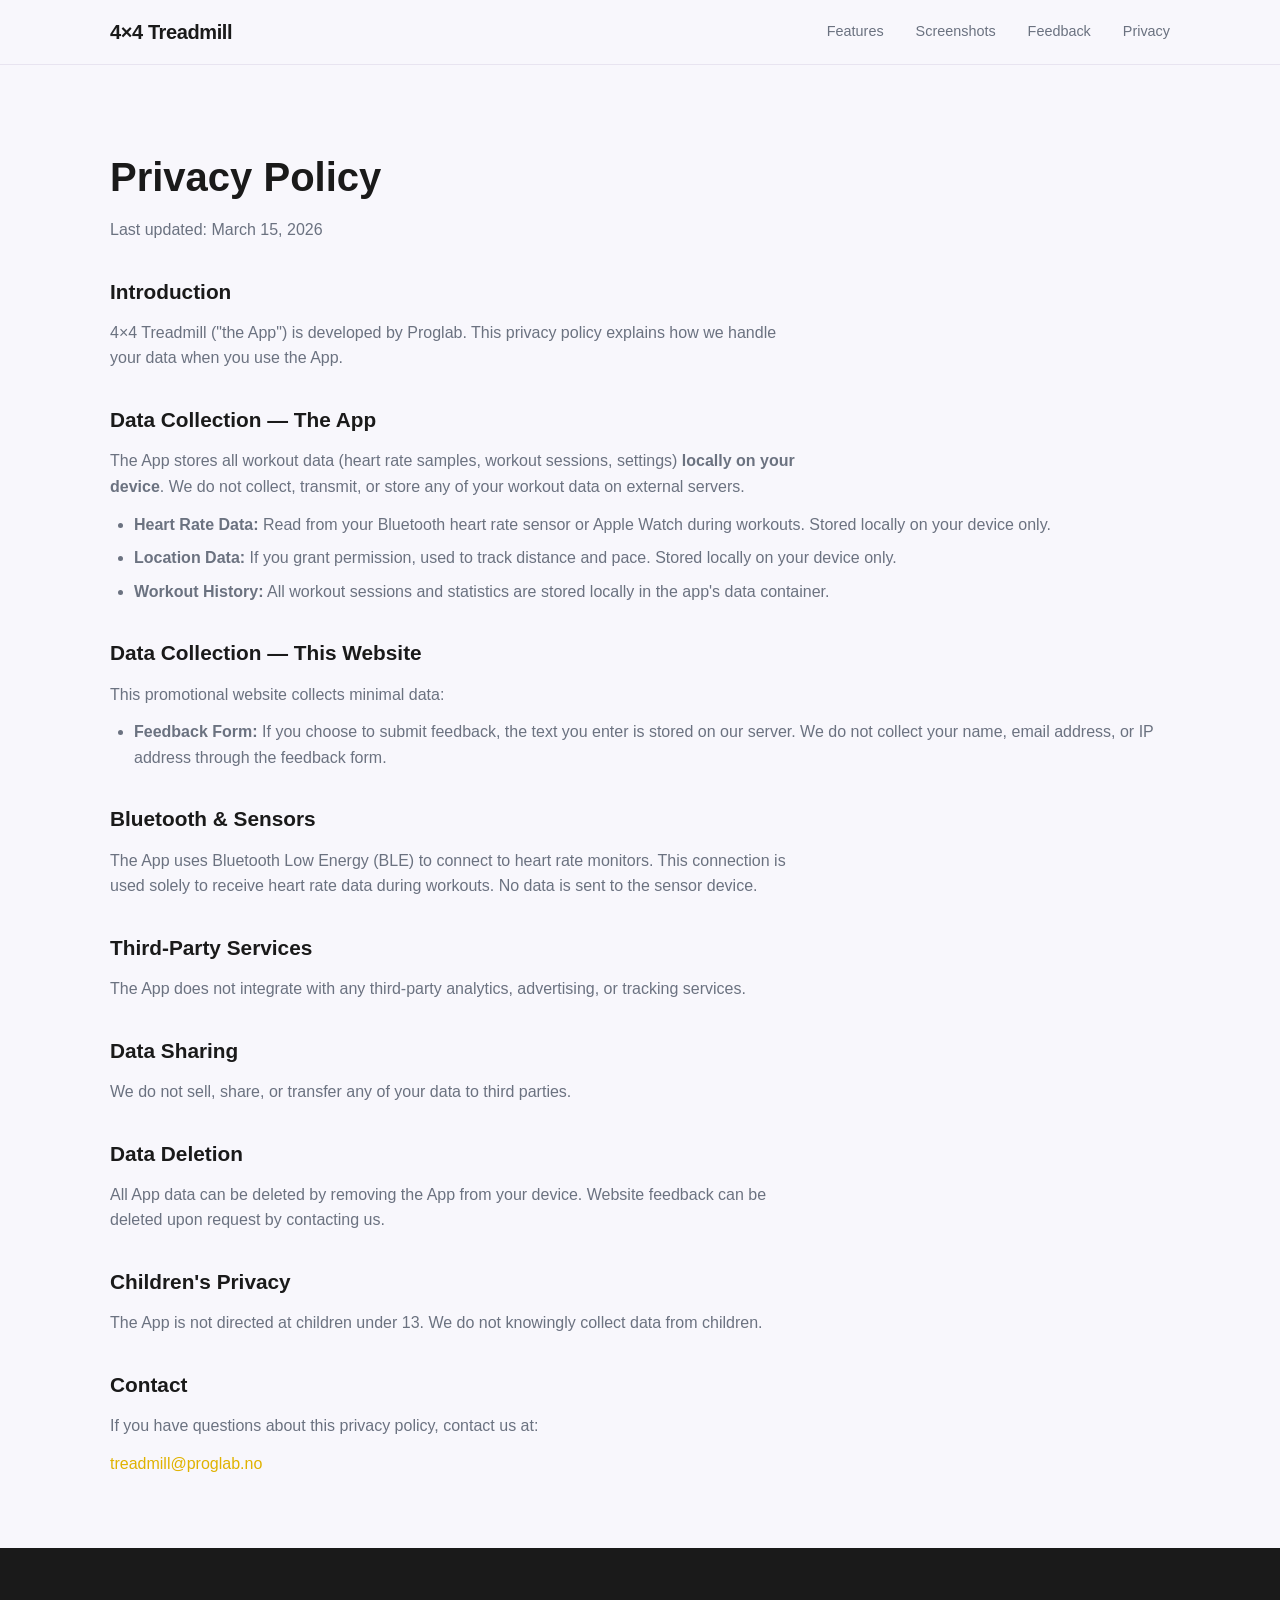
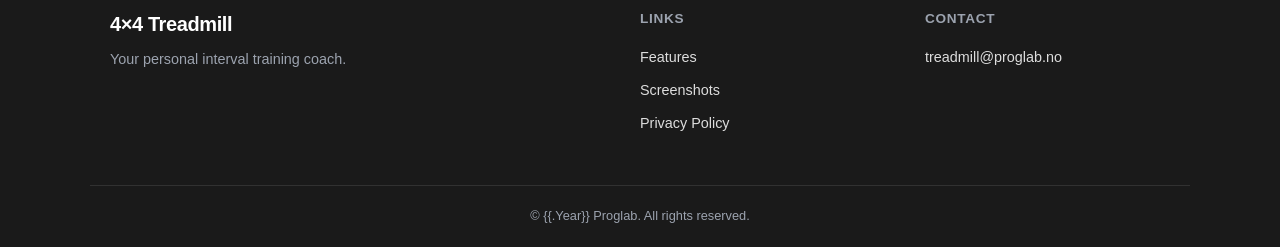
<file: templates/privacy.html>
<!DOCTYPE html>
<html lang="en">
<head>
    <meta charset="UTF-8">
    <meta name="viewport" content="width=device-width, initial-scale=1.0">
    <title>Privacy Policy — 4×4 Treadmill</title>
    <link rel="stylesheet" href="/static/css/style.css">
</head>
<body>

    <header class="header">
        <div class="container header-inner">
            <a href="/" class="logo">4×4 Treadmill</a>
            <nav class="nav">
                <a href="/#features">Features</a>
                <a href="/#screenshots">Screenshots</a>
                <a href="/#feedback">Feedback</a>
                <a href="/privacy">Privacy</a>
            </nav>
            <button class="nav-toggle" aria-label="Toggle navigation">
                <span></span>
                <span></span>
                <span></span>
            </button>
        </div>
    </header>

    <section class="privacy">
        <div class="container">
            <h1>Privacy Policy</h1>
            <p class="privacy-updated">Last updated: March 15, 2026</p>

            <h2>Introduction</h2>
            <p>4×4 Treadmill ("the App") is developed by Proglab. This privacy policy explains how we handle your data when you use the App.</p>

            <h2>Data Collection — The App</h2>
            <p>The App stores all workout data (heart rate samples, workout sessions, settings) <strong>locally on your device</strong>. We do not collect, transmit, or store any of your workout data on external servers.</p>
            <ul>
                <li><strong>Heart Rate Data:</strong> Read from your Bluetooth heart rate sensor or Apple Watch during workouts. Stored locally on your device only.</li>
                <li><strong>Location Data:</strong> If you grant permission, used to track distance and pace. Stored locally on your device only.</li>
                <li><strong>Workout History:</strong> All workout sessions and statistics are stored locally in the app's data container.</li>
            </ul>

            <h2>Data Collection — This Website</h2>
            <p>This promotional website collects minimal data:</p>
            <ul>
                <li><strong>Feedback Form:</strong> If you choose to submit feedback, the text you enter is stored on our server. We do not collect your name, email address, or IP address through the feedback form.</li>
            </ul>

            <h2>Bluetooth &amp; Sensors</h2>
            <p>The App uses Bluetooth Low Energy (BLE) to connect to heart rate monitors. This connection is used solely to receive heart rate data during workouts. No data is sent to the sensor device.</p>

            <h2>Third-Party Services</h2>
            <p>The App does not integrate with any third-party analytics, advertising, or tracking services.</p>

            <h2>Data Sharing</h2>
            <p>We do not sell, share, or transfer any of your data to third parties.</p>

            <h2>Data Deletion</h2>
            <p>All App data can be deleted by removing the App from your device. Website feedback can be deleted upon request by contacting us.</p>

            <h2>Children's Privacy</h2>
            <p>The App is not directed at children under 13. We do not knowingly collect data from children.</p>

            <h2>Contact</h2>
            <p>If you have questions about this privacy policy, contact us at:</p>
            <p><a href="mailto:treadmill@proglab.no">treadmill@proglab.no</a></p>
        </div>
    </section>

    <footer class="footer">
        <div class="container footer-inner">
            <div class="footer-brand">
                <span class="logo">4×4 Treadmill</span>
                <p>Your personal interval training coach.</p>
            </div>
            <div class="footer-links">
                <h4>Links</h4>
                <a href="/#features">Features</a>
                <a href="/#screenshots">Screenshots</a>
                <a href="/privacy">Privacy Policy</a>
            </div>
            <div class="footer-contact">
                <h4>Contact</h4>
                <a href="mailto:treadmill@proglab.no">treadmill@proglab.no</a>
            </div>
        </div>
        <div class="container footer-bottom">
            <p>&copy; {{.Year}} Proglab. All rights reserved.</p>
        </div>
    </footer>

    <script>
        document.querySelector('.nav-toggle').addEventListener('click', function() {
            document.querySelector('.nav').classList.toggle('nav-open');
            this.classList.toggle('active');
        });
    </script>

</body>
</html>
</file>
<file: static/css/style.css>
/* ============================================
   4×4 Treadmill — Promotional Website Styles
   Light theme with amber/yellow accents
   ============================================ */

/* --- Reset & Base --- */
*, *::before, *::after {
    margin: 0;
    padding: 0;
    box-sizing: border-box;
}

:root {
    --color-amber: #FECA00;
    --color-amber-dark: #E0B200;
    --color-amber-light: #FFF8D6;
    --color-coral: #F48668;
    --color-bg: #F8F7FC;
    --color-white: #FFFFFF;
    --color-charcoal: #1A1A1A;
    --color-slate: #6B7280;
    --color-slate-light: #9CA3AF;
    --color-border: #E8E4F0;
    --color-success: #10B981;
    --color-error: #EF4444;
    --radius: 12px;
    --radius-lg: 20px;
    --shadow: 0 1px 3px rgba(0,0,0,0.06), 0 1px 2px rgba(0,0,0,0.04);
    --shadow-lg: 0 10px 25px rgba(0,0,0,0.08);
    --max-width: 1100px;
    --transition: 0.2s ease;
}

html {
    scroll-behavior: smooth;
    -webkit-text-size-adjust: 100%;
}

body {
    font-family: -apple-system, BlinkMacSystemFont, "Segoe UI", Roboto, "Helvetica Neue", Arial, sans-serif;
    color: var(--color-charcoal);
    background: var(--color-bg);
    line-height: 1.6;
    font-size: 16px;
}

.container {
    max-width: var(--max-width);
    margin: 0 auto;
    padding: 0 20px;
}

img {
    max-width: 100%;
    height: auto;
    display: block;
}

a {
    color: var(--color-charcoal);
    text-decoration: none;
    transition: color var(--transition);
}

a:hover {
    color: var(--color-amber-dark);
}

/* --- Buttons --- */
.btn {
    display: inline-block;
    padding: 14px 32px;
    border-radius: 50px;
    font-size: 1rem;
    font-weight: 600;
    text-align: center;
    cursor: pointer;
    border: none;
    transition: all var(--transition);
}

.btn-primary {
    background: var(--color-charcoal);
    color: var(--color-white);
}

.btn-primary:hover {
    background: #333;
    color: var(--color-white);
    transform: translateY(-1px);
    box-shadow: var(--shadow-lg);
}

.btn-secondary {
    background: var(--color-white);
    color: var(--color-charcoal);
    border: 2px solid var(--color-border);
}

.btn-secondary:hover {
    border-color: var(--color-amber);
    color: var(--color-charcoal);
    transform: translateY(-1px);
}

/* --- Header --- */
.header {
    position: sticky;
    top: 0;
    z-index: 100;
    background: rgba(248, 247, 252, 0.92);
    backdrop-filter: blur(12px);
    -webkit-backdrop-filter: blur(12px);
    border-bottom: 1px solid var(--color-border);
}

.header-inner {
    display: flex;
    align-items: center;
    justify-content: space-between;
    height: 64px;
}

.logo {
    font-size: 1.25rem;
    font-weight: 700;
    color: var(--color-charcoal);
    letter-spacing: -0.02em;
}

.logo:hover {
    color: var(--color-charcoal);
}

.nav {
    display: flex;
    gap: 32px;
}

.nav a {
    font-size: 0.9rem;
    font-weight: 500;
    color: var(--color-slate);
}

.nav a:hover {
    color: var(--color-charcoal);
}

.nav-toggle {
    display: none;
    flex-direction: column;
    gap: 5px;
    background: none;
    border: none;
    cursor: pointer;
    padding: 4px;
}

.nav-toggle span {
    display: block;
    width: 24px;
    height: 2px;
    background: var(--color-charcoal);
    border-radius: 2px;
    transition: all var(--transition);
}

.nav-toggle.active span:nth-child(1) {
    transform: rotate(45deg) translate(5px, 5px);
}

.nav-toggle.active span:nth-child(2) {
    opacity: 0;
}

.nav-toggle.active span:nth-child(3) {
    transform: rotate(-45deg) translate(5px, -5px);
}

/* --- Hero --- */
.hero {
    padding: 80px 0 60px;
    background: linear-gradient(180deg, var(--color-white) 0%, var(--color-bg) 100%);
}

.hero-inner {
    display: flex;
    align-items: center;
    gap: 60px;
}

.hero-text {
    flex: 1;
}

.hero-text h1 {
    font-size: 3rem;
    font-weight: 800;
    line-height: 1.1;
    letter-spacing: -0.03em;
    margin-bottom: 20px;
}

.hero-subtitle {
    font-size: 1.15rem;
    color: var(--color-slate);
    line-height: 1.7;
    margin-bottom: 32px;
    max-width: 480px;
}

.hero-actions {
    display: flex;
    gap: 16px;
    flex-wrap: wrap;
}

.hero-image {
    flex: 0 0 280px;
}

.hero-image img {
    border-radius: var(--radius-lg);
    box-shadow: var(--shadow-lg);
}

/* --- Section Titles --- */
.section-title {
    font-size: 2rem;
    font-weight: 700;
    text-align: center;
    letter-spacing: -0.02em;
    margin-bottom: 8px;
}

.section-subtitle {
    text-align: center;
    color: var(--color-slate);
    font-size: 1.05rem;
    margin-bottom: 48px;
    max-width: 550px;
    margin-left: auto;
    margin-right: auto;
}

/* --- Features --- */
.features {
    padding: 80px 0;
}

.features-grid {
    display: grid;
    grid-template-columns: repeat(3, 1fr);
    gap: 24px;
}

.feature-card {
    background: var(--color-white);
    border-radius: var(--radius);
    padding: 32px 28px;
    border: 1px solid var(--color-border);
    transition: all var(--transition);
}

.feature-card:hover {
    transform: translateY(-2px);
    box-shadow: var(--shadow-lg);
    border-color: var(--color-amber);
}

.feature-icon {
    font-size: 2rem;
    margin-bottom: 16px;
}

.feature-card h3 {
    font-size: 1.1rem;
    font-weight: 600;
    margin-bottom: 8px;
}

.feature-card p {
    font-size: 0.92rem;
    color: var(--color-slate);
    line-height: 1.6;
}

/* --- How It Works --- */
.how-it-works {
    padding: 80px 0;
    background: var(--color-white);
}

.steps {
    display: flex;
    align-items: flex-start;
    justify-content: center;
    gap: 24px;
}

.step {
    text-align: center;
    max-width: 260px;
}

.step-number {
    width: 48px;
    height: 48px;
    border-radius: 50%;
    background: var(--color-amber);
    color: var(--color-charcoal);
    font-size: 1.25rem;
    font-weight: 700;
    display: flex;
    align-items: center;
    justify-content: center;
    margin: 0 auto 16px;
}

.step h3 {
    font-size: 1.15rem;
    font-weight: 600;
    margin-bottom: 8px;
}

.step p {
    font-size: 0.92rem;
    color: var(--color-slate);
    line-height: 1.6;
}

.step-arrow {
    font-size: 1.5rem;
    color: var(--color-slate-light);
    margin-top: 12px;
    flex-shrink: 0;
}

/* --- Screenshots --- */
.screenshots {
    padding: 80px 0;
}

.screenshots-scroll {
    overflow-x: auto;
    -webkit-overflow-scrolling: touch;
    scroll-snap-type: x mandatory;
    padding: 0 20px 20px;
    scrollbar-width: thin;
    scrollbar-color: var(--color-border) transparent;
}

.screenshots-scroll::-webkit-scrollbar {
    height: 6px;
}

.screenshots-scroll::-webkit-scrollbar-track {
    background: transparent;
}

.screenshots-scroll::-webkit-scrollbar-thumb {
    background: var(--color-border);
    border-radius: 3px;
}

.screenshots-track {
    display: flex;
    gap: 24px;
    width: max-content;
    padding: 0 calc((100vw - var(--max-width)) / 2);
}

.screenshot-item {
    scroll-snap-align: center;
    flex-shrink: 0;
    width: 220px;
    text-align: center;
}

.screenshot-item img {
    border-radius: var(--radius);
    box-shadow: var(--shadow-lg);
    width: 100%;
    transition: transform var(--transition);
}

.screenshot-item img:hover {
    transform: scale(1.02);
}

.screenshot-caption {
    margin-top: 12px;
    font-size: 0.85rem;
    font-weight: 600;
    color: var(--color-slate);
}

/* --- Feedback --- */
.feedback {
    padding: 80px 0;
    background: var(--color-white);
}

.feedback-form {
    max-width: 560px;
    margin: 0 auto;
}

.form-group {
    margin-bottom: 24px;
}

.form-group label {
    display: block;
    font-size: 0.95rem;
    font-weight: 600;
    margin-bottom: 8px;
}

.form-group textarea,
.form-group input[type="text"] {
    width: 100%;
    padding: 14px 16px;
    border: 1px solid var(--color-border);
    border-radius: var(--radius);
    font-size: 1rem;
    font-family: inherit;
    background: var(--color-bg);
    color: var(--color-charcoal);
    transition: border-color var(--transition);
    resize: vertical;
}

.form-group textarea:focus,
.form-group input[type="text"]:focus {
    outline: none;
    border-color: var(--color-amber);
    box-shadow: 0 0 0 3px var(--color-amber-light);
}

.form-hint {
    display: block;
    font-size: 0.8rem;
    color: var(--color-slate-light);
    margin-top: 6px;
}

.captcha-group input[type="text"] {
    max-width: 160px;
}

/* Honeypot — hidden from real users */
.hp-field {
    position: absolute;
    left: -9999px;
    opacity: 0;
    height: 0;
    overflow: hidden;
}

.alert {
    padding: 16px 20px;
    border-radius: var(--radius);
    font-size: 0.95rem;
    margin-bottom: 24px;
}

.alert-success {
    background: #ECFDF5;
    color: #065F46;
    border: 1px solid #A7F3D0;
}

.alert-error {
    background: #FEF2F2;
    color: #991B1B;
    border: 1px solid #FECACA;
}

/* --- Privacy --- */
.privacy {
    padding: 80px 0 60px;
}

.privacy h1 {
    font-size: 2.5rem;
    font-weight: 700;
    margin-bottom: 8px;
}

.privacy-updated {
    color: var(--color-slate);
    margin-bottom: 40px;
}

.privacy h2 {
    font-size: 1.3rem;
    font-weight: 600;
    margin-top: 32px;
    margin-bottom: 12px;
}

.privacy p {
    color: var(--color-slate);
    margin-bottom: 12px;
    max-width: 700px;
}

.privacy ul {
    padding-left: 24px;
    margin-bottom: 12px;
}

.privacy li {
    color: var(--color-slate);
    margin-bottom: 8px;
    line-height: 1.6;
}

.privacy a {
    color: var(--color-amber-dark);
    font-weight: 500;
}

/* --- Footer --- */
.footer {
    background: var(--color-charcoal);
    color: var(--color-white);
    padding-top: 60px;
}

.footer-inner {
    display: grid;
    grid-template-columns: 2fr 1fr 1fr;
    gap: 40px;
    padding-bottom: 40px;
    border-bottom: 1px solid rgba(255,255,255,0.1);
}

.footer-brand .logo {
    color: var(--color-white);
    display: block;
    margin-bottom: 8px;
}

.footer-brand p {
    color: var(--color-slate-light);
    font-size: 0.9rem;
}

.footer h4 {
    font-size: 0.85rem;
    font-weight: 600;
    text-transform: uppercase;
    letter-spacing: 0.05em;
    margin-bottom: 16px;
    color: var(--color-slate-light);
}

.footer-links a,
.footer-contact a {
    display: block;
    color: var(--color-white);
    font-size: 0.9rem;
    margin-bottom: 10px;
    opacity: 0.85;
}

.footer-links a:hover,
.footer-contact a:hover {
    opacity: 1;
    color: var(--color-amber);
}

.footer-bottom {
    padding: 20px 0;
    text-align: center;
}

.footer-bottom p {
    font-size: 0.8rem;
    color: var(--color-slate-light);
}

/* ============================================
   Responsive Design
   ============================================ */

/* Tablet */
@media (max-width: 900px) {
    .features-grid {
        grid-template-columns: repeat(2, 1fr);
    }

    .footer-inner {
        grid-template-columns: 1fr 1fr;
    }

    .footer-brand {
        grid-column: 1 / -1;
    }

    .hero-text h1 {
        font-size: 2.4rem;
    }

    .hero-inner {
        gap: 40px;
    }

    .hero-image {
        flex: 0 0 220px;
    }
}

/* Mobile */
@media (max-width: 640px) {
    .nav {
        display: none;
        position: absolute;
        top: 64px;
        left: 0;
        right: 0;
        background: var(--color-white);
        flex-direction: column;
        gap: 0;
        border-bottom: 1px solid var(--color-border);
        box-shadow: var(--shadow-lg);
    }

    .nav-open {
        display: flex;
    }

    .nav a {
        padding: 16px 20px;
        border-bottom: 1px solid var(--color-border);
        font-size: 1rem;
    }

    .nav-toggle {
        display: flex;
    }

    .hero {
        padding: 40px 0;
    }

    .hero-inner {
        flex-direction: column-reverse;
        text-align: center;
        gap: 32px;
    }

    .hero-text h1 {
        font-size: 2rem;
    }

    .hero-subtitle {
        margin-left: auto;
        margin-right: auto;
    }

    .hero-actions {
        justify-content: center;
    }

    .hero-image {
        flex: none;
        width: 200px;
        margin: 0 auto;
    }

    .features-grid {
        grid-template-columns: 1fr;
    }

    .steps {
        flex-direction: column;
        align-items: center;
    }

    .step-arrow {
        transform: rotate(90deg);
        margin: 0;
    }

    .section-title {
        font-size: 1.6rem;
    }

    .screenshot-item {
        width: 180px;
    }

    .screenshots-track {
        padding: 0 20px;
    }

    .footer-inner {
        grid-template-columns: 1fr;
        gap: 32px;
    }

    .privacy h1 {
        font-size: 1.8rem;
    }

    .btn {
        padding: 12px 24px;
        font-size: 0.9rem;
    }
}

/* Extra small (iPhone SE, etc.) */
@media (max-width: 375px) {
    .hero-text h1 {
        font-size: 1.7rem;
    }

    .hero-image {
        width: 160px;
    }

    .screenshot-item {
        width: 150px;
    }
}
</file>
